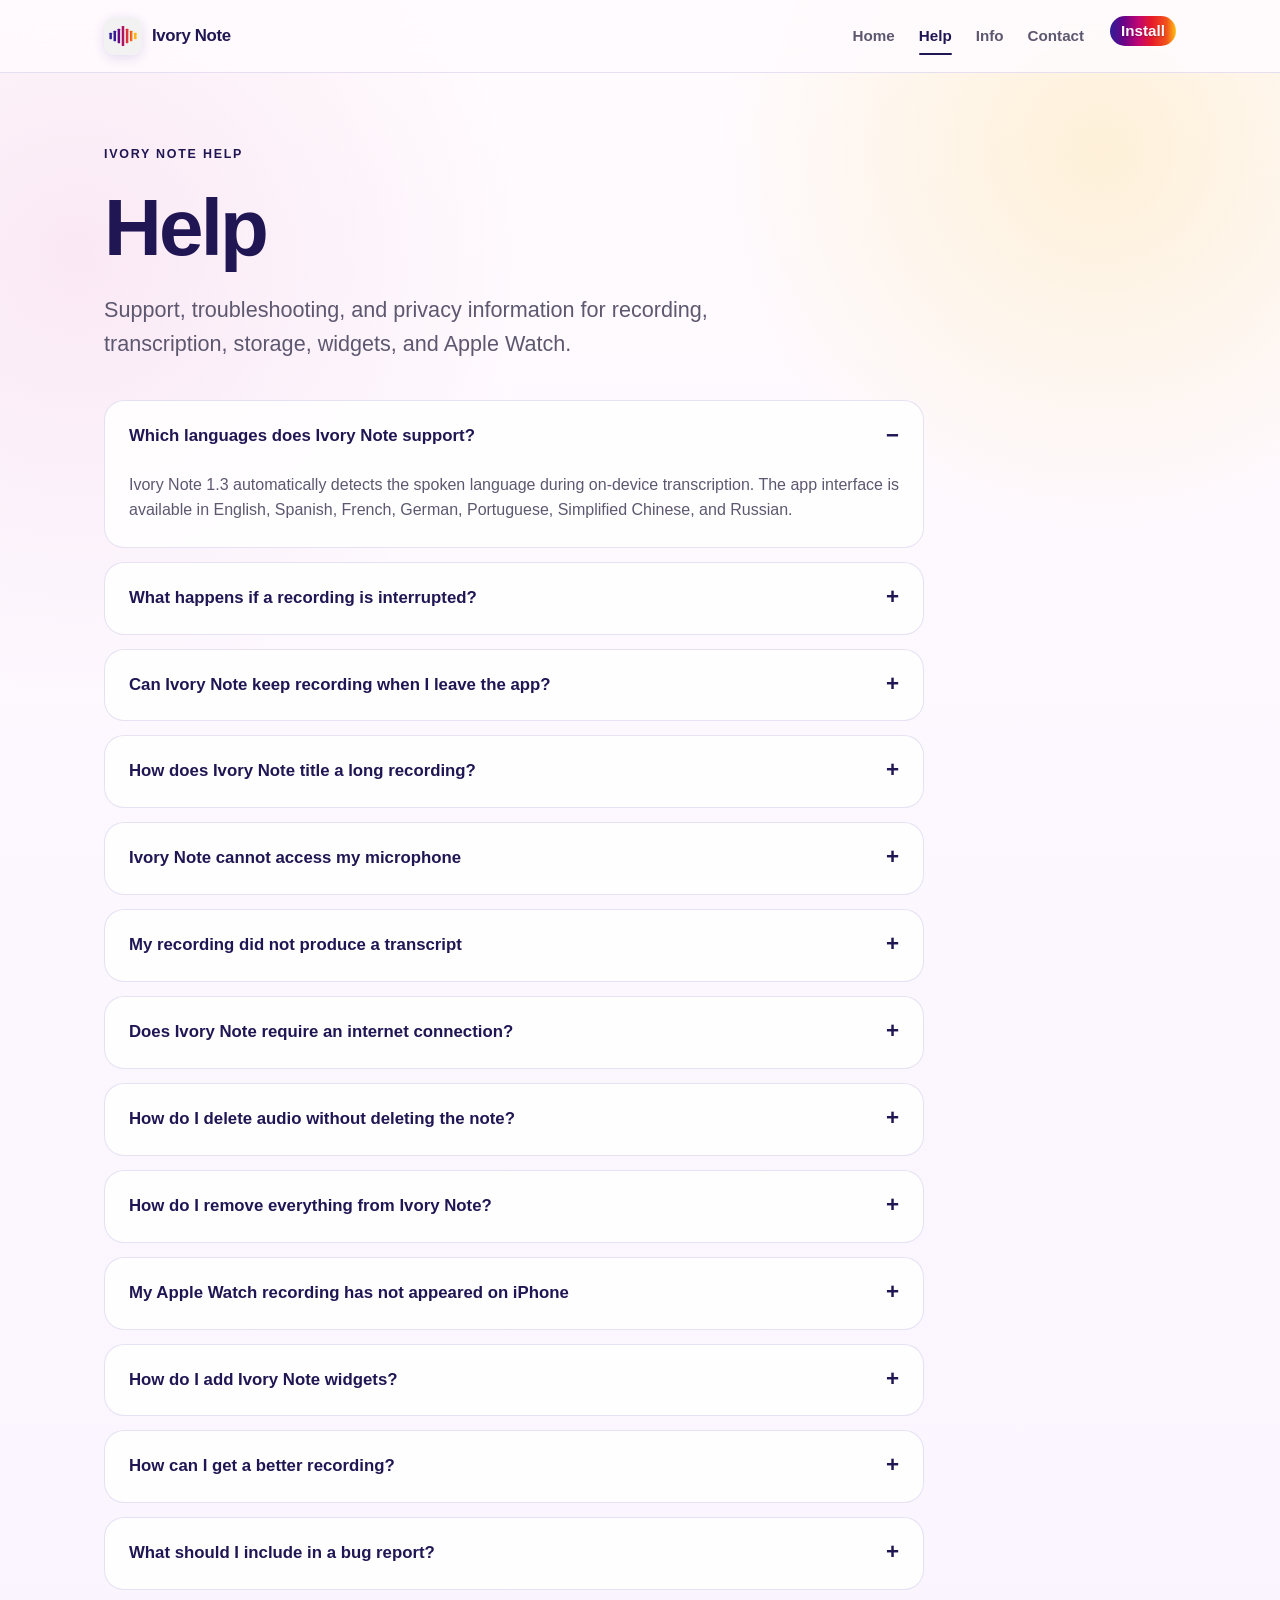
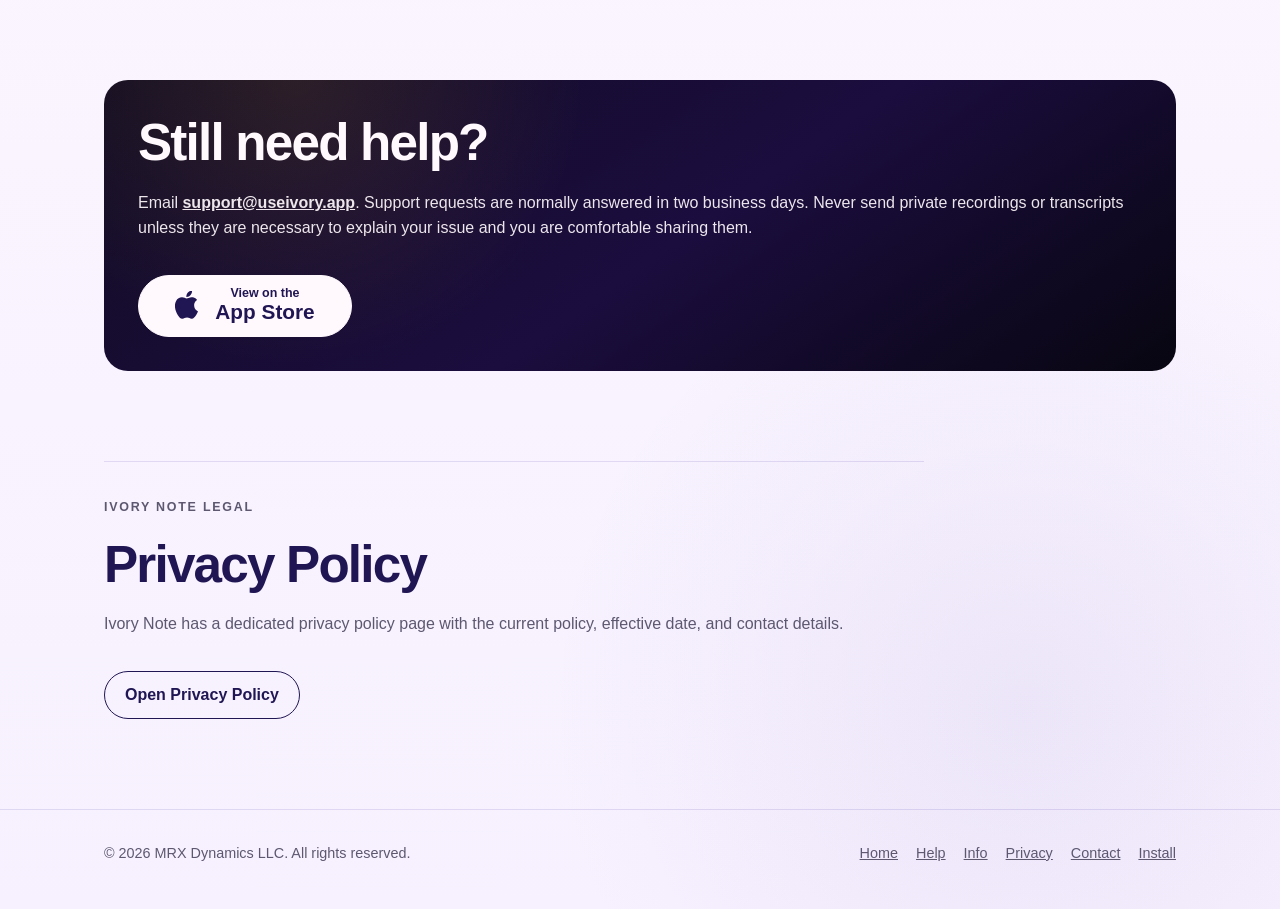
<file: Website/help.html>
<!doctype html>
<html lang="en">
<head>
    <!-- Google tag (gtag.js) -->
    <script async src="https://www.googletagmanager.com/gtag/js?id=GT-MQB8L4ZM"></script>
    <script>
        window.dataLayer = window.dataLayer || [];
        function gtag(){dataLayer.push(arguments);}
        gtag('js', new Date());

        gtag('config', 'GT-MQB8L4ZM');
    </script>
    <meta charset="utf-8">
    <meta name="viewport" content="width=device-width, initial-scale=1">
    <meta name="description" content="Support, troubleshooting, and privacy information for Ivory Note.">
    <meta name="theme-color" content="#2F3A45">
    <title>Help — Ivory Note</title>
    <link rel="canonical" href="https://useivory.app/help">
    <link rel="icon" type="image/png" sizes="48x48" href="/favicon-48.png?v=3">
    <link rel="icon" type="image/png" sizes="192x192" href="/favicon-192.png?v=3">
    <link rel="apple-touch-icon" sizes="180x180" href="/apple-touch-icon.png?v=3">
    <link rel="manifest" href="/site.webmanifest?v=3">
    <link rel="sitemap" type="application/xml" href="/sitemap.xml">
    <link rel="alternate" type="text/plain" href="/llms.txt" title="llms.txt">
    <link rel="stylesheet" href="styles.css">
</head>
<body>
    <header class="site-header">
        <nav class="nav shell" aria-label="Main navigation">
            <a class="brand" href="/">
                <img class="brand-mark" src="Ivory-1.1.svg" alt="">
                Ivory Note
            </a>
            <div class="nav-links">
                <a data-i18n="nav.home" href="/">Home</a>
                <a data-i18n="nav.help" aria-current="page" href="/help">Help</a>
                <a href="/info">Info</a>
                <a href="/info#contact">Contact</a>
                <a class="nav-install" href="https://apps.apple.com/us/app/ivory-note/id6780518969">Install</a>
            </div>
        </nav>
    </header>

    <main class="shell">
        <header class="page-header">
            <p class="eyebrow" data-i18n="support.eyebrow">Ivory Note help</p>
            <h1 data-i18n="nav.help">Help</h1>
            <p class="lede" data-i18n="support.lede">
                Support, troubleshooting, and privacy information for recording,
                transcription, storage, widgets, and Apple Watch.
            </p>
        </header>

        <section id="support" class="faq" aria-label="Frequently asked questions">
            <details open>
                <summary data-i18n="support.languages.title">Which languages does Ivory Note support?</summary>
                <p data-i18n="support.languages.body">Ivory Note 1.3 automatically detects the spoken language during on-device transcription. The app interface is available in English, Spanish, French, German, Portuguese, Simplified Chinese, and Russian.</p>
            </details>

            <details>
                <summary>What happens if a recording is interrupted?</summary>
                <p>
                    Ivory Note keeps the recording audio safe. If another app or the system
                    interrupts recording, return to Ivory Note and choose Resume Recording or
                    Save Note. If transcription cannot finish, you can still save the recovered
                    audio instead of losing the recording.
                </p>
            </details>

            <details>
                <summary>Can Ivory Note keep recording when I leave the app?</summary>
                <p>
                    Yes. An active recording continues in the background when iOS permits it.
                    Return to Ivory Note to stop and process the recording. A phone call, audio
                    route change, or system interruption may pause recording and show the
                    resume-or-save prompt.
                </p>
            </details>

            <details>
                <summary data-i18n="support.titles.title">How does Ivory Note title a long recording?</summary>
                <p data-i18n="support.titles.body">Ivory Note analyzes repeated subjects across the complete transcript and favors the dominant topic instead of the greeting or first sentence.</p>
            </details>

            <details>
                <summary>Ivory Note cannot access my microphone</summary>
                <ol>
                    <li>Open the Settings app on your iPhone.</li>
                    <li>Go to Privacy &amp; Security, then Microphone.</li>
                    <li>Enable access for Ivory Note.</li>
                    <li>Return to Ivory Note and try recording again.</li>
                </ol>
            </details>

            <details>
                <summary>My recording did not produce a transcript</summary>
                <p>
                    Make sure the recording contains clear human speech and that your
                    device has enough free storage. Keep Ivory Note open while transcription
                    completes. Very quiet audio, heavy background noise, or unsupported
                    language may produce an incomplete or empty transcript.
                </p>
            </details>

            <details>
                <summary>Does Ivory Note require an internet connection?</summary>
                <p>
                    No. Ivory Note includes its transcription model and can record, transcribe,
                    organize, and review notes without an internet connection. App Store
                    downloads and Apple system services may still require connectivity.
                </p>
            </details>

            <details>
                <summary>How do I delete audio without deleting the note?</summary>
                <p>
                    Open Ivory Note Settings and find Files by Note. Swipe left on a recording
                    and choose Delete Audio. The transcript and note will remain.
                </p>
            </details>

            <details>
                <summary>How do I remove everything from Ivory Note?</summary>
                <p>
                    Open Ivory Note Settings, go to Storage, and choose Delete All Notes &amp;
                    Audio. This action cannot be undone, so export or retain anything you
                    need before confirming.
                </p>
            </details>

            <details>
                <summary>My Apple Watch recording has not appeared on iPhone</summary>
                <p>
                    Keep the Watch near its paired iPhone, confirm Bluetooth and Wi-Fi are
                    enabled, and open Ivory Note on the iPhone. Transfers may wait until the
                    devices reconnect. Also confirm that Ivory Note is installed and available
                    in the Watch app on iPhone.
                </p>
            </details>

            <details>
                <summary>How do I add Ivory Note widgets?</summary>
                <p>
                    On the Home Screen, touch and hold an empty area, tap Edit, then Add
                    Widget and search for Ivory Note. For Lock Screen widgets, touch and hold
                    the Lock Screen, tap Customize, choose Lock Screen, and select Ivory Note
                    in the widget area.
                </p>
            </details>

            <details>
                <summary>How can I get a better recording?</summary>
                <p>
                    Place the iPhone close to the speaker, avoid covering its microphones,
                    and reduce background noise where possible. AirPods or a compatible
                    external microphone can help in larger rooms.
                </p>
            </details>

            <details>
                <summary>What should I include in a bug report?</summary>
                <p>
                    Include your iPhone or iPad model, iOS or iPadOS version, Ivory Note
                    version from Settings, what you expected, what happened, and the
                    exact steps that reproduce the problem. Attach a screenshot of any
                    error, but remove private note or recording content first.
                </p>
            </details>
        </section>

        <section class="contact-box" aria-labelledby="contact-heading">
            <h2 id="contact-heading">Still need help?</h2>
            <p>
                Email
                <a data-support-email href="mailto:support@useivory.app">support@useivory.app</a>.
                Support requests are normally answered in two business days.
                Never send private recordings or transcripts unless they are necessary
                to explain your issue and you are comfortable sharing them.
            </p>
            <div class="actions">
                <a class="button app-store-button app-store-button-light" href="https://apps.apple.com/us/app/ivory-note/id6780518969" aria-label="Download Ivory Note on the App Store">
                    <svg class="app-store-logo" viewBox="0 0 24 24" aria-hidden="true">
                        <path d="M16.42 12.36c-.03-3.05 2.49-4.51 2.6-4.58-1.42-2.08-3.64-2.37-4.42-2.4-1.88-.19-3.67 1.1-4.62 1.1-.96 0-2.44-1.07-4.01-1.04-2.06.03-3.96 1.2-5.02 3.04-2.14 3.72-.55 9.23 1.54 12.24 1.02 1.47 2.24 3.12 3.84 3.06 1.54-.06 2.12-.99 3.98-.99 1.86 0 2.38.99 4.01.96 1.65-.03 2.7-1.5 3.71-2.98 1.17-1.71 1.65-3.37 1.68-3.45-.04-.02-3.25-1.25-3.29-4.96ZM13.36 3.39c.85-1.03 1.42-2.46 1.26-3.89-1.22.05-2.7.81-3.57 1.84-.79.91-1.48 2.37-1.29 3.77 1.36.11 2.75-.69 3.6-1.72Z"/>
                    </svg>
                    <span class="app-store-copy">
                        <span class="app-store-kicker" data-app-store-kicker>Download on the</span>
                        <strong data-app-store-title>App Store</strong>
                    </span>
                </a>
            </div>
        </section>

        <section id="privacy" class="contact-note" aria-labelledby="privacy-heading">
            <p class="eyebrow">Ivory Note legal</p>
            <h2 id="privacy-heading">Privacy Policy</h2>
            <p>
                Ivory Note has a dedicated privacy policy page with the current
                policy, effective date, and contact details.
            </p>
            <div class="actions">
                <a class="button secondary" href="/privacy">Open Privacy Policy</a>
            </div>
        </section>
    </main>

    <a class="sticky-install" href="https://apps.apple.com/us/app/ivory-note/id6780518969">Install Ivory Note</a>

    <footer class="site-footer">
        <div class="footer-row shell">
            <span>© 2026 MRX Dynamics LLC. All rights reserved.</span>
            <div class="footer-links">
                <a href="/">Home</a>
                <a href="/help">Help</a>
                <a href="/info">Info</a>
                <a href="/privacy">Privacy</a>
                <a href="/info#contact">Contact</a>
                <a href="https://apps.apple.com/us/app/ivory-note/id6780518969">Install</a>
            </div>
        </div>
    </footer>
    <script src="motion.js"></script>
</body>
</html>
</file>
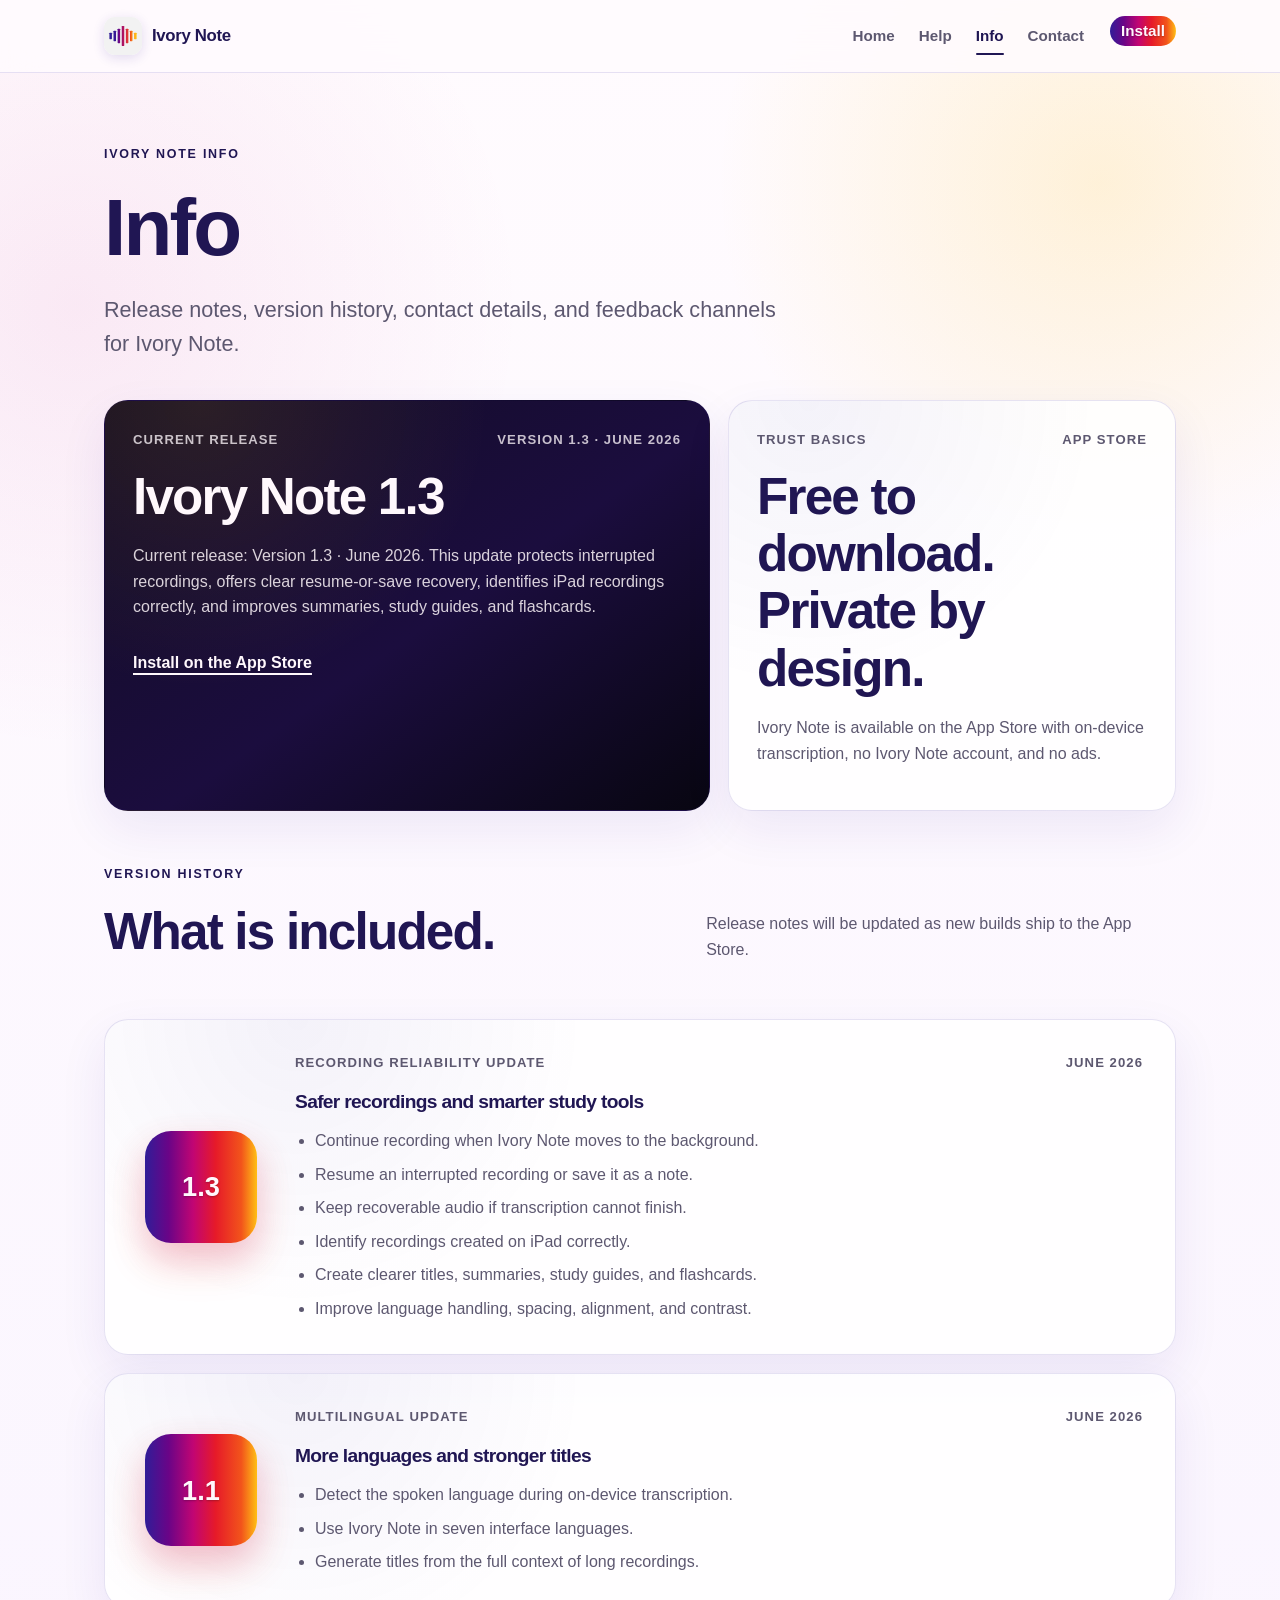
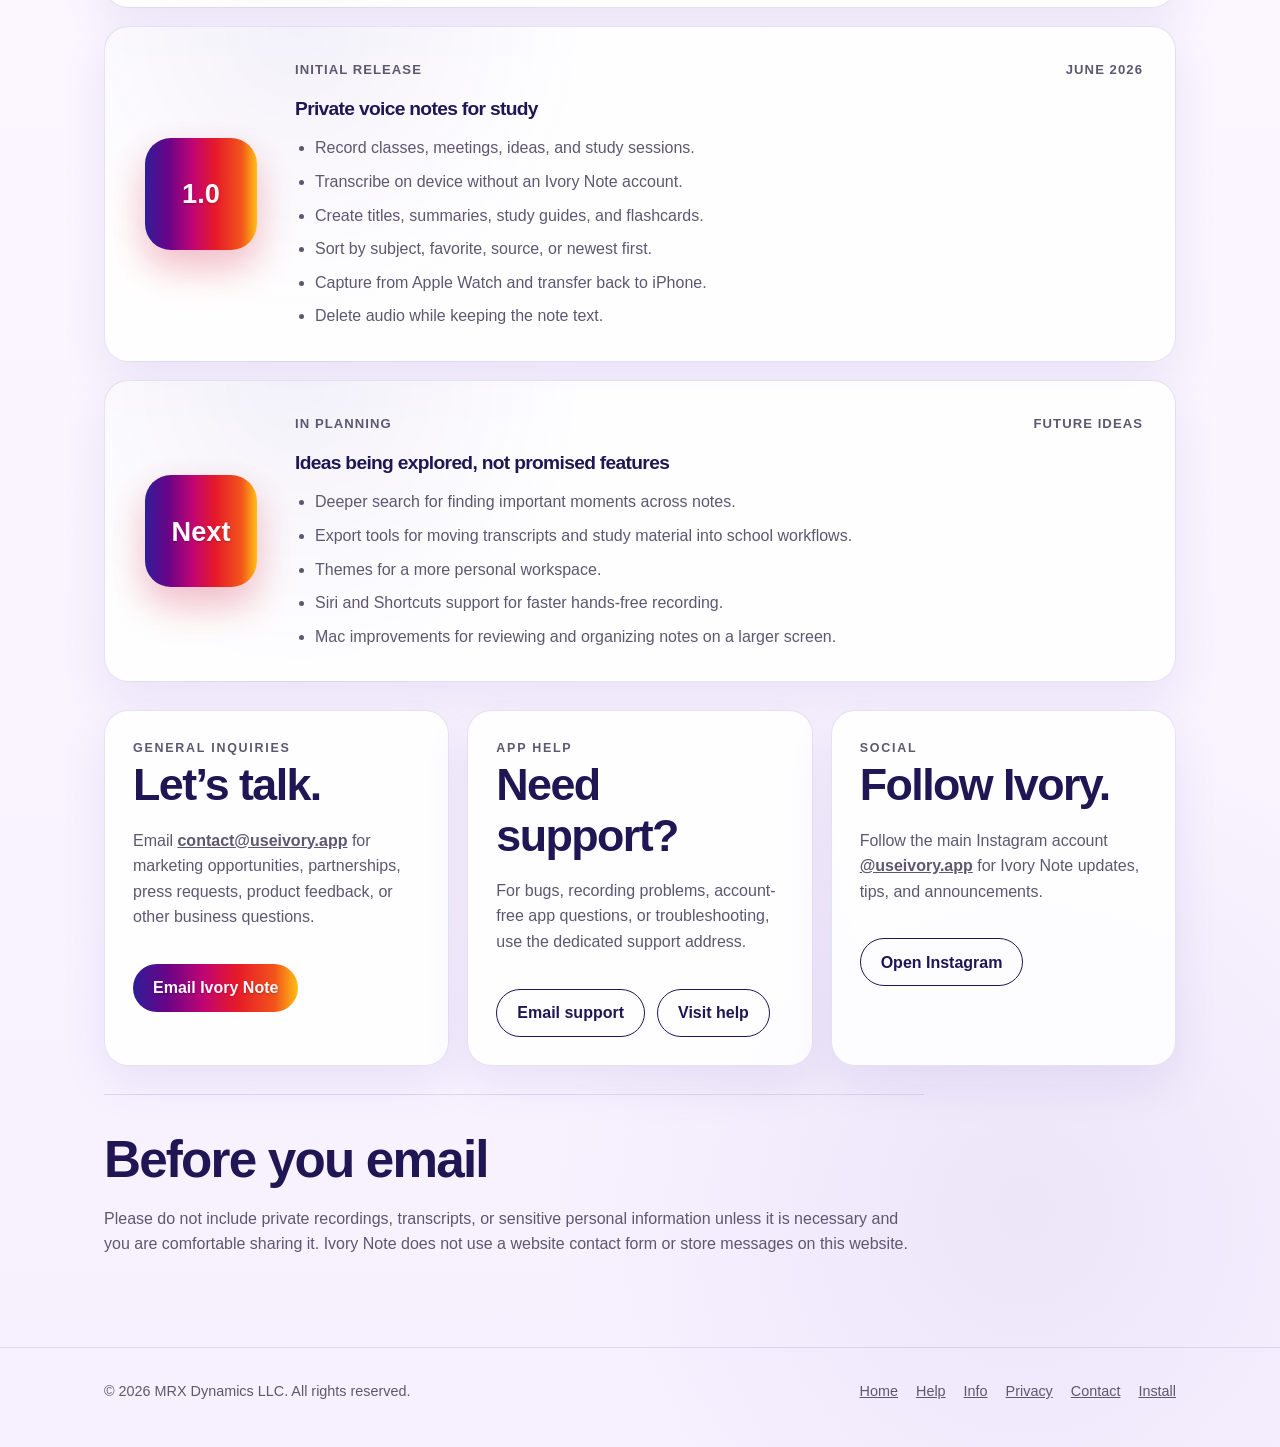
<file: Website/info.html>
<!doctype html>
<html lang="en">
<head>
    <!-- Google tag (gtag.js) -->
    <script async src="https://www.googletagmanager.com/gtag/js?id=GT-MQB8L4ZM"></script>
    <script>
        window.dataLayer = window.dataLayer || [];
        function gtag(){dataLayer.push(arguments);}
        gtag('js', new Date());

        gtag('config', 'GT-MQB8L4ZM');
    </script>
    <meta charset="utf-8">
    <meta name="viewport" content="width=device-width, initial-scale=1">
    <meta name="description" content="Release notes, app versions, contact details, and feedback information for Ivory Note.">
    <meta name="theme-color" content="#2F3A45">
    <title>Info — Ivory Note</title>
    <link rel="canonical" href="https://useivory.app/info">
    <link rel="icon" type="image/png" sizes="48x48" href="/favicon-48.png?v=3">
    <link rel="icon" type="image/png" sizes="192x192" href="/favicon-192.png?v=3">
    <link rel="apple-touch-icon" sizes="180x180" href="/apple-touch-icon.png?v=3">
    <link rel="manifest" href="/site.webmanifest?v=3">
    <link rel="sitemap" type="application/xml" href="/sitemap.xml">
    <link rel="alternate" type="text/plain" href="/llms.txt" title="llms.txt">
    <link rel="stylesheet" href="styles.css">
</head>
<body>
    <header class="site-header">
        <nav class="nav shell" aria-label="Main navigation">
            <a class="brand" href="/">
                <img class="brand-mark" src="Ivory-1.1.svg" alt="">
                Ivory Note
            </a>
            <div class="nav-links">
                <a href="/">Home</a>
                <a href="/help">Help</a>
                <a aria-current="page" href="/info">Info</a>
                <a href="/info#contact">Contact</a>
                <a class="nav-install" href="https://apps.apple.com/us/app/ivory-note/id6780518969">Install</a>
            </div>
        </nav>
    </header>

    <main class="shell">
        <header class="page-header">
            <p class="eyebrow">Ivory Note info</p>
            <h1>Info</h1>
            <p class="lede">
                Release notes, version history, contact details, and feedback
                channels for Ivory Note.
            </p>
        </header>

        <section id="versions" class="version-overview" aria-labelledby="current-version">
            <article class="version-card version-card-featured">
                <div class="version-meta">
                    <span>Current release</span>
                    <span>Version 1.3 · June 2026</span>
                </div>
                <h2 id="current-version">Ivory Note 1.3</h2>
                <p>
                    Current release: Version 1.3 · June 2026. This update protects
                    interrupted recordings, offers clear resume-or-save recovery,
                    identifies iPad recordings correctly, and improves summaries,
                    study guides, and flashcards.
                </p>
                <a class="text-link" href="https://apps.apple.com/us/app/ivory-note/id6780518969">Install on the App Store</a>
            </article>
            <article class="version-card">
                <div class="version-meta">
                    <span>Trust basics</span>
                    <span>App Store</span>
                </div>
                <h2>Free to download. Private by design.</h2>
                <p>
                    Ivory Note is available on the App Store with on-device
                    transcription, no Ivory Note account, and no ads.
                </p>
            </article>
        </section>

        <section class="version-timeline" aria-labelledby="history">
            <div class="section-heading">
                <div>
                    <p class="eyebrow">Version history</p>
                    <h2 id="history">What is included.</h2>
                </div>
                <p class="section-copy">
                    Release notes will be updated as new builds ship to the App Store.
                </p>
            </div>

            <article class="version-row">
                <div class="version-badge">1.3</div>
                <div>
                    <div class="version-meta">
                        <span>Recording reliability update</span>
                        <span>June 2026</span>
                    </div>
                    <h3>Safer recordings and smarter study tools</h3>
                    <ul>
                        <li>Continue recording when Ivory Note moves to the background.</li>
                        <li>Resume an interrupted recording or save it as a note.</li>
                        <li>Keep recoverable audio if transcription cannot finish.</li>
                        <li>Identify recordings created on iPad correctly.</li>
                        <li>Create clearer titles, summaries, study guides, and flashcards.</li>
                        <li>Improve language handling, spacing, alignment, and contrast.</li>
                    </ul>
                </div>
            </article>

            <article class="version-row">
                <div class="version-badge">1.1</div>
                <div>
                    <div class="version-meta">
                        <span>Multilingual update</span>
                        <span>June 2026</span>
                    </div>
                    <h3>More languages and stronger titles</h3>
                    <ul>
                        <li>Detect the spoken language during on-device transcription.</li>
                        <li>Use Ivory Note in seven interface languages.</li>
                        <li>Generate titles from the full context of long recordings.</li>
                    </ul>
                </div>
            </article>

            <article class="version-row">
                <div class="version-badge">1.0</div>
                <div>
                    <div class="version-meta">
                        <span>Initial release</span>
                        <span>June 2026</span>
                    </div>
                    <h3>Private voice notes for study</h3>
                    <ul>
                        <li>Record classes, meetings, ideas, and study sessions.</li>
                        <li>Transcribe on device without an Ivory Note account.</li>
                        <li>Create titles, summaries, study guides, and flashcards.</li>
                        <li>Sort by subject, favorite, source, or newest first.</li>
                        <li>Capture from Apple Watch and transfer back to iPhone.</li>
                        <li>Delete audio while keeping the note text.</li>
                    </ul>
                </div>
            </article>

            <article class="version-row">
                <div class="version-badge">Next</div>
                <div>
                    <div class="version-meta">
                        <span>In planning</span>
                        <span>Future ideas</span>
                    </div>
                    <h3>Ideas being explored, not promised features</h3>
                    <ul>
                        <li>Deeper search for finding important moments across notes.</li>
                        <li>Export tools for moving transcripts and study material into school workflows.</li>
                        <li>Themes for a more personal workspace.</li>
                        <li>Siri and Shortcuts support for faster hands-free recording.</li>
                        <li>Mac improvements for reviewing and organizing notes on a larger screen.</li>
                    </ul>
                </div>
            </article>
        </section>

        <section id="contact" class="contact-grid" aria-label="Contact options">
            <article class="card contact-card">
                <p class="eyebrow">General inquiries</p>
                <h2>Let’s talk.</h2>
                <p>
                    Email
                    <a class="email-link" href="mailto:contact@useivory.app">contact@useivory.app</a>
                    for marketing opportunities, partnerships, press requests,
                    product feedback, or other business questions.
                </p>
                <div class="actions">
                    <a class="button primary" href="mailto:contact@useivory.app?subject=Ivory%20Notes%20Inquiry">
                        Email Ivory Note
                    </a>
                </div>
            </article>

            <article class="card contact-card">
                <p class="eyebrow">App help</p>
                <h2>Need support?</h2>
                <p>
                    For bugs, recording problems, account-free app questions, or
                    troubleshooting, use the dedicated support address.
                </p>
                <div class="actions">
                    <a class="button secondary" href="mailto:support@useivory.app">Email support</a>
                    <a class="button secondary" href="/help">Visit help</a>
                </div>
            </article>

            <article class="card contact-card">
                <p class="eyebrow">Social</p>
                <h2>Follow Ivory.</h2>
                <p>
                    Follow the main Instagram account
                    <a class="social-link" href="https://www.instagram.com/useivory.app/" rel="me noopener">@useivory.app</a>
                    for Ivory Note updates, tips, and announcements.
                </p>
                <div class="actions">
                    <a class="button secondary" href="https://www.instagram.com/useivory.app/" rel="me noopener">
                        Open Instagram
                    </a>
                </div>
            </article>
        </section>

        <section class="contact-note" aria-labelledby="privacy-note">
            <h2 id="privacy-note">Before you email</h2>
            <p>
                Please do not include private recordings, transcripts, or sensitive
                personal information unless it is necessary and you are comfortable
                sharing it. Ivory Note does not use a website contact form or store messages
                on this website.
            </p>
        </section>
    </main>

    <a class="sticky-install" href="https://apps.apple.com/us/app/ivory-note/id6780518969">Install Ivory Note</a>

    <footer class="site-footer">
        <div class="footer-row shell">
            <span>© 2026 MRX Dynamics LLC. All rights reserved.</span>
            <div class="footer-links">
                <a href="/">Home</a>
                <a href="/help">Help</a>
                <a href="/info">Info</a>
                <a href="/privacy">Privacy</a>
                <a href="/info#contact">Contact</a>
                <a href="https://apps.apple.com/us/app/ivory-note/id6780518969">Install</a>
            </div>
        </div>
    </footer>
    <script src="motion.js"></script>
</body>
</html>
</file>
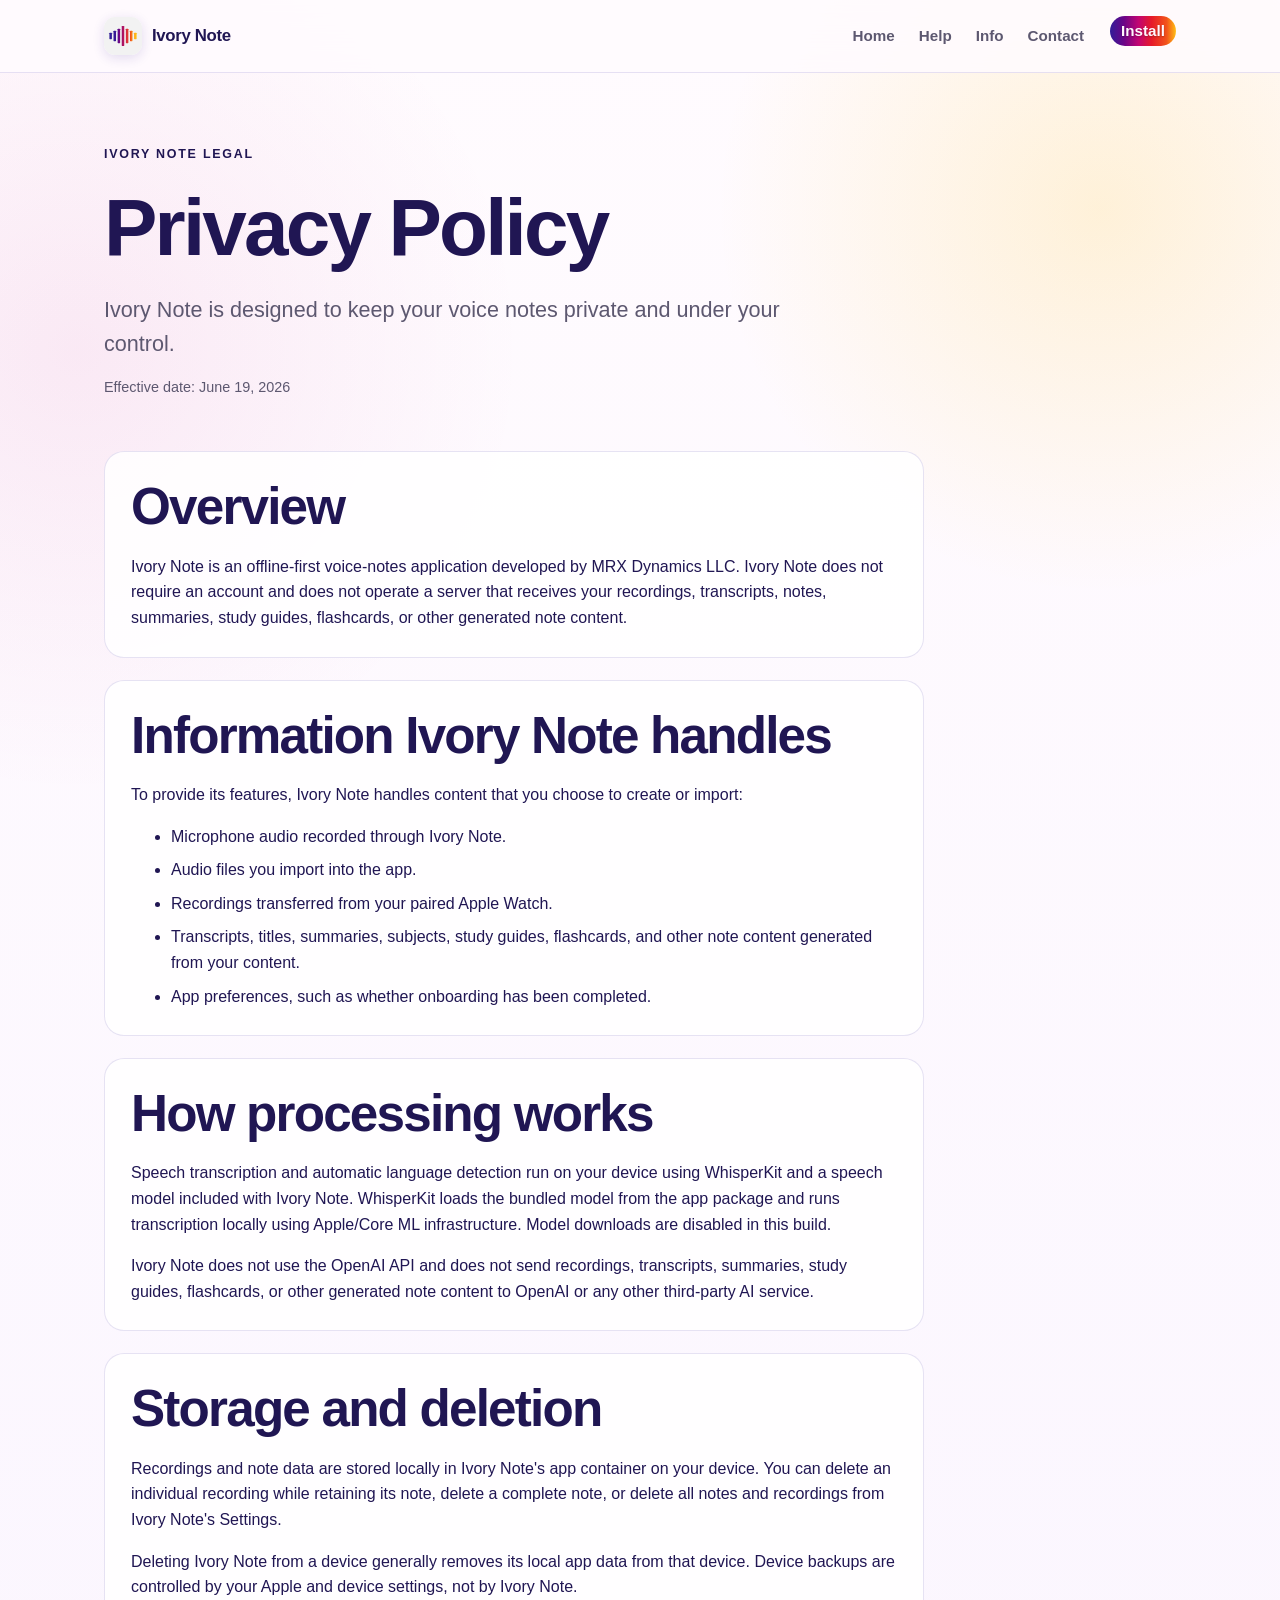
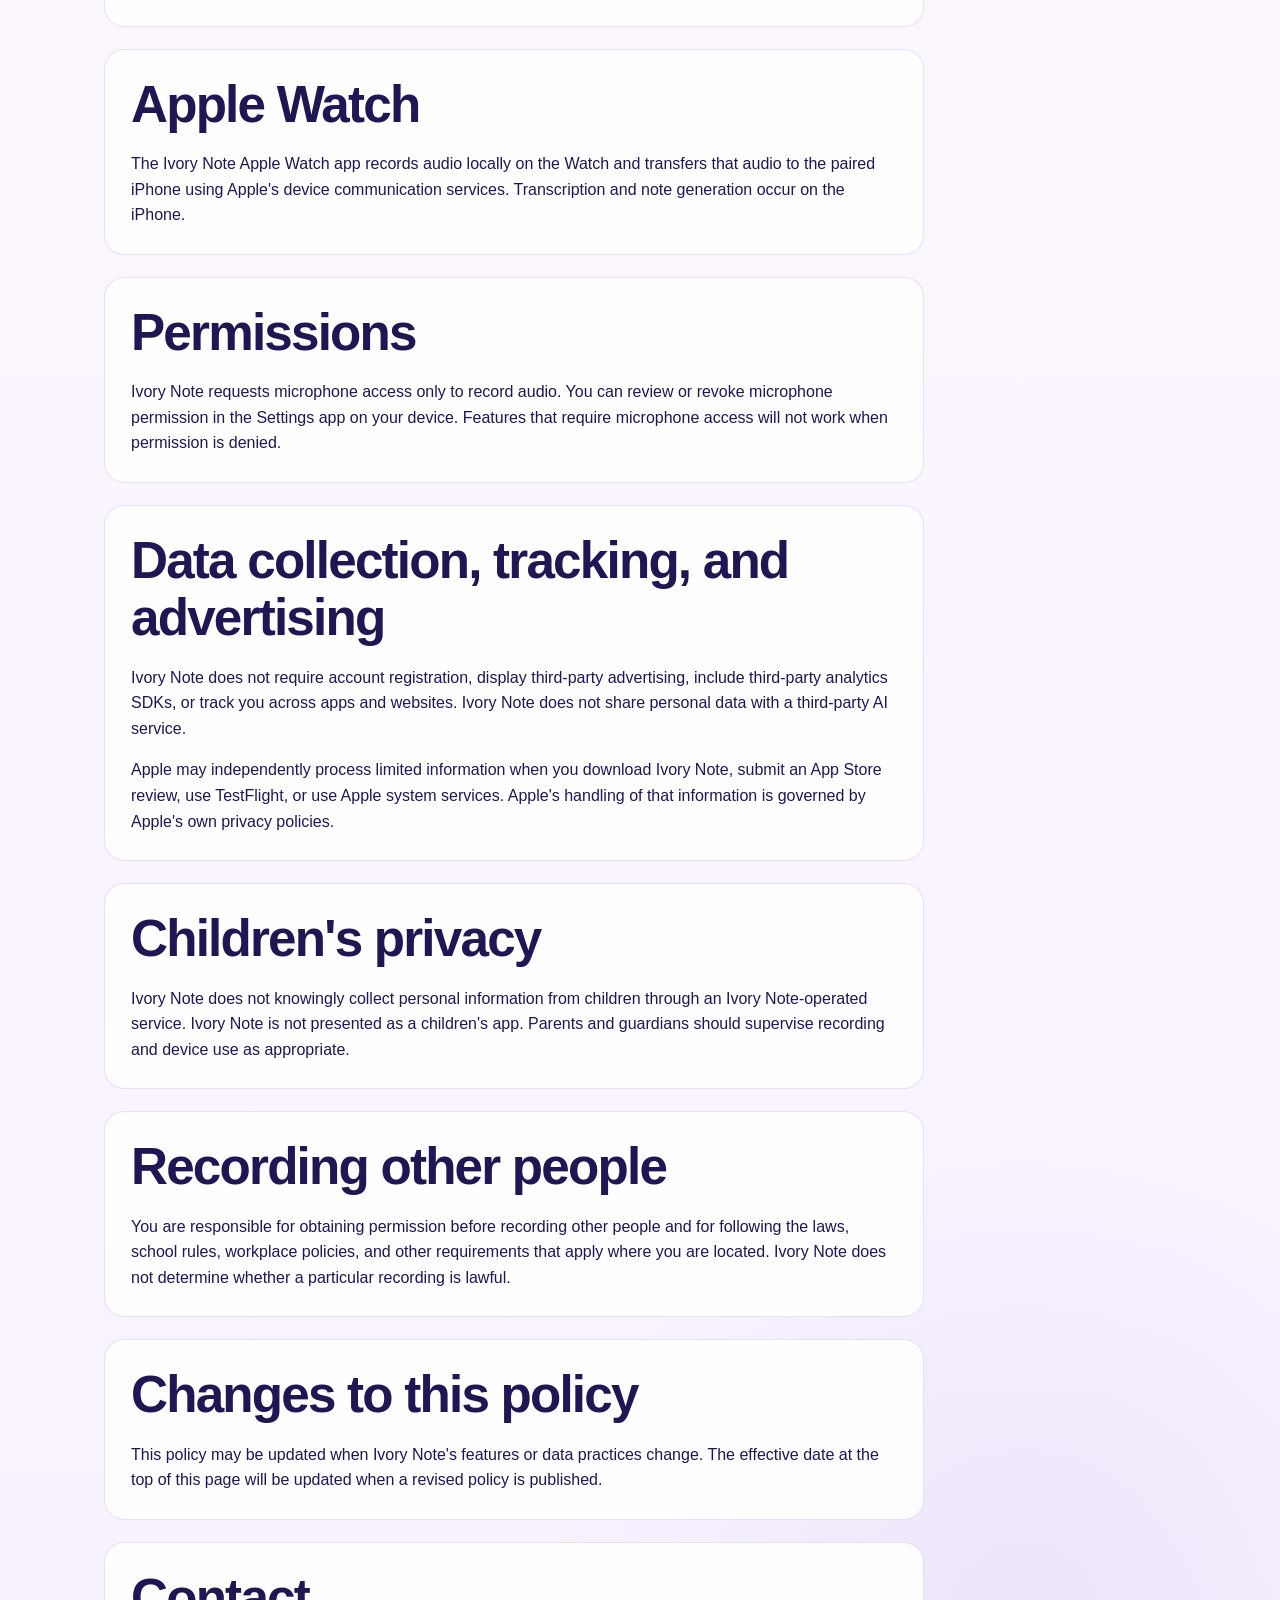
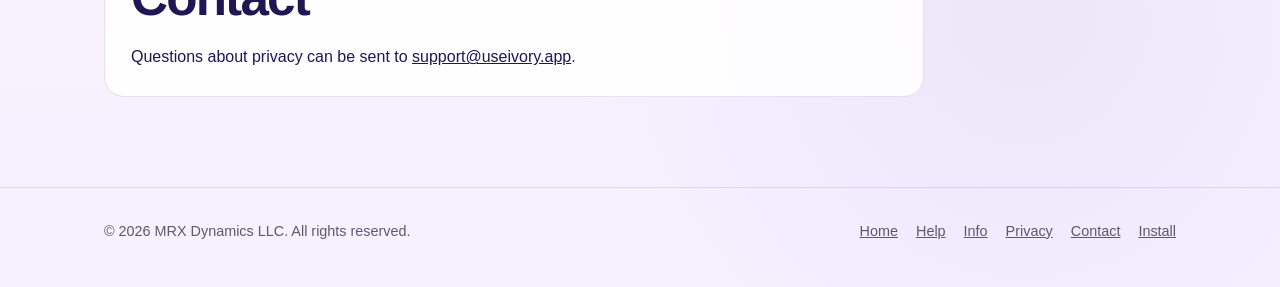
<file: Website/privacy.html>
<!doctype html>
<html lang="en">
<head>
    <!-- Google tag (gtag.js) -->
    <script async src="https://www.googletagmanager.com/gtag/js?id=GT-MQB8L4ZM"></script>
    <script>
        window.dataLayer = window.dataLayer || [];
        function gtag(){dataLayer.push(arguments);}
        gtag('js', new Date());

        gtag('config', 'GT-MQB8L4ZM');
    </script>
    <meta charset="utf-8">
    <meta name="viewport" content="width=device-width, initial-scale=1">
    <meta name="description" content="Privacy Policy for Ivory Note, a private on-device voice-notes app with no account, no ads, and local recording storage.">
    <meta name="theme-color" content="#2F3A45">
    <title>Privacy Policy — Ivory Note</title>
    <link rel="canonical" href="https://useivory.app/privacy">
    <link rel="icon" type="image/png" sizes="48x48" href="/favicon-48.png?v=3">
    <link rel="icon" type="image/png" sizes="192x192" href="/favicon-192.png?v=3">
    <link rel="apple-touch-icon" sizes="180x180" href="/apple-touch-icon.png?v=3">
    <link rel="manifest" href="/site.webmanifest?v=3">
    <link rel="sitemap" type="application/xml" href="/sitemap.xml">
    <link rel="alternate" type="text/plain" href="/llms.txt" title="llms.txt">
    <link rel="stylesheet" href="styles.css">
</head>
<body>
    <header class="site-header">
        <nav class="nav shell" aria-label="Main navigation">
            <a class="brand" href="/">
                <img class="brand-mark" src="Ivory-1.1.svg" alt="">
                Ivory Note
            </a>
            <div class="nav-links">
                <a data-i18n="nav.home" href="/">Home</a>
                <a data-i18n="nav.help" href="/help">Help</a>
                <a href="/info">Info</a>
                <a href="/info#contact">Contact</a>
                <a class="nav-install" href="https://apps.apple.com/us/app/ivory-note/id6780518969">Install</a>
            </div>
        </nav>
    </header>

    <main class="shell">
        <header class="page-header">
            <p class="eyebrow" data-i18n="privacy.eyebrow">Ivory Note legal</p>
            <h1 data-i18n="privacy.title">Privacy Policy</h1>
            <p class="lede" data-i18n="privacy.lede">Ivory Note is designed to keep your voice notes private and under your control.</p>
            <p class="meta" data-i18n="privacy.date">Effective date: June 19, 2026</p>
        </header>

        <article class="document">
            <section>
                <h2>Overview</h2>
                <p>
                    Ivory Note is an offline-first voice-notes application developed by
                    MRX Dynamics LLC. Ivory Note does not require an account and does not
                    operate a server that receives your recordings, transcripts, notes,
                    summaries, study guides, flashcards, or other generated note content.
                </p>
            </section>

            <section>
                <h2>Information Ivory Note handles</h2>
                <p>To provide its features, Ivory Note handles content that you choose to create or import:</p>
                <ul>
                    <li>Microphone audio recorded through Ivory Note.</li>
                    <li>Audio files you import into the app.</li>
                    <li>Recordings transferred from your paired Apple Watch.</li>
                    <li>Transcripts, titles, summaries, subjects, study guides, flashcards, and other note content generated from your content.</li>
                    <li>App preferences, such as whether onboarding has been completed.</li>
                </ul>
            </section>

            <section>
                <h2>How processing works</h2>
                <p>
                    Speech transcription and automatic language detection run on your device using WhisperKit and a speech
                    model included with Ivory Note. WhisperKit loads the bundled model from
                    the app package and runs transcription locally using Apple/Core ML
                    infrastructure. Model downloads are disabled in this build.
                </p>
                <p>
                    Ivory Note does not use the OpenAI API and does not send recordings,
                    transcripts, summaries, study guides, flashcards, or other generated
                    note content to OpenAI or any other third-party AI service.
                </p>
            </section>

            <section>
                <h2>Storage and deletion</h2>
                <p>
                    Recordings and note data are stored locally in Ivory Note's app container
                    on your device. You can delete an individual recording while retaining
                    its note, delete a complete note, or delete all notes and recordings
                    from Ivory Note's Settings.
                </p>
                <p>
                    Deleting Ivory Note from a device generally removes its local app data from
                    that device. Device backups are controlled by your Apple and device
                    settings, not by Ivory Note.
                </p>
            </section>

            <section>
                <h2>Apple Watch</h2>
                <p>
                    The Ivory Note Apple Watch app records audio locally on the Watch and
                    transfers that audio to the paired iPhone using Apple's device
                    communication services. Transcription and note generation occur on
                    the iPhone.
                </p>
            </section>

            <section>
                <h2>Permissions</h2>
                <p>
                    Ivory Note requests microphone access only to record audio. You can review
                    or revoke microphone permission in the Settings app on your device.
                    Features that require microphone access will not work when permission
                    is denied.
                </p>
            </section>

            <section>
                <h2>Data collection, tracking, and advertising</h2>
                <p>
                    Ivory Note does not require account registration, display third-party
                    advertising, include third-party analytics SDKs, or track you across apps
                    and websites. Ivory Note does not share personal data with a third-party
                    AI service.
                </p>
                <p>
                    Apple may independently process limited information when you download
                    Ivory Note, submit an App Store review, use TestFlight, or use Apple system
                    services. Apple's handling of that information is governed by Apple's
                    own privacy policies.
                </p>
            </section>

            <section>
                <h2>Children's privacy</h2>
                <p>
                    Ivory Note does not knowingly collect personal information from children
                    through an Ivory Note-operated service. Ivory Note is not presented as a
                    children's app. Parents and guardians should supervise recording and
                    device use as appropriate.
                </p>
            </section>

            <section class="notice">
                <h2>Recording other people</h2>
                <p>
                    You are responsible for obtaining permission before recording other
                    people and for following the laws, school rules, workplace policies,
                    and other requirements that apply where you are located. Ivory Note does
                    not determine whether a particular recording is lawful.
                </p>
            </section>

            <section>
                <h2>Changes to this policy</h2>
                <p>
                    This policy may be updated when Ivory Note's features or data practices
                    change. The effective date at the top of this page will be updated
                    when a revised policy is published.
                </p>
            </section>

            <section>
                <h2>Contact</h2>
                <p>
                    Questions about privacy can be sent to
                    <a data-support-email href="mailto:support@useivory.app">support@useivory.app</a>.
                </p>
            </section>
        </article>
    </main>

    <a class="sticky-install" href="https://apps.apple.com/us/app/ivory-note/id6780518969">Install Ivory Note</a>

    <footer class="site-footer">
        <div class="footer-row shell">
            <span>© 2026 MRX Dynamics LLC. All rights reserved.</span>
            <div class="footer-links">
                <a href="/">Home</a>
                <a href="/help">Help</a>
                <a href="/info">Info</a>
                <a href="/privacy">Privacy</a>
                <a href="/info#contact">Contact</a>
                <a href="https://apps.apple.com/us/app/ivory-note/id6780518969">Install</a>
            </div>
        </div>
    </footer>
    <script src="motion.js"></script>
</body>
</html>
</file>
<file: Website/styles.css>
:root {
    color-scheme: light dark;
    --sunrise-indigo: #301d98;
    --sunrise-violet: #6a0487;
    --sunrise-magenta: #c10573;
    --sunrise-red: #e61a29;
    --sunrise-orange: #f2541b;
    --sunrise-gold: #ffbf15;
    --indigo-rgb: 48, 29, 152;
    --violet-rgb: 106, 4, 135;
    --magenta-rgb: 193, 5, 115;
    --red-rgb: 230, 26, 41;
    --orange-rgb: 242, 84, 27;
    --gold-rgb: 255, 191, 21;
    --ink: #201653;
    --ink-soft: #5d5870;
    --paper: #fffbfe;
    --paper-deep: #f7f1ff;
    --line: rgba(var(--indigo-rgb), 0.12);
    --card: rgba(255, 255, 255, 0.84);
    --shadow: 0 18px 48px rgba(var(--indigo-rgb), 0.08);
    --shadow-lift: 0 26px 68px rgba(var(--magenta-rgb), 0.13);
    --action-gradient: linear-gradient(90deg, var(--sunrise-indigo) 0%, var(--sunrise-violet) 21%, var(--sunrise-magenta) 43%, var(--sunrise-red) 63%, var(--sunrise-orange) 86%, var(--sunrise-gold) 100%);
    --action-gradient-hover: linear-gradient(90deg, var(--sunrise-indigo) 0%, var(--sunrise-violet) 19%, var(--sunrise-magenta) 41%, var(--sunrise-red) 61%, var(--sunrise-orange) 84%, var(--sunrise-gold) 100%);
    --action-text-shadow: 0 1px 2px rgba(9, 7, 18, 0.26);
    --sunrise-ribbon: linear-gradient(90deg, var(--sunrise-indigo), var(--sunrise-violet), var(--sunrise-magenta), var(--sunrise-red), var(--sunrise-orange), var(--sunrise-gold));
    --deep-panel: linear-gradient(145deg, #120c24, #1b0d3e 54%, #080611);
    --motion: 420ms cubic-bezier(0.2, 0.8, 0.2, 1);
    --radius: 24px;
}

* {
    box-sizing: border-box;
}

html {
    scroll-behavior: smooth;
}

body {
    margin: 0;
    background:
        radial-gradient(circle at 86% 6%, rgba(var(--gold-rgb), 0.16), transparent 24rem),
        radial-gradient(circle at 6% 10%, rgba(var(--magenta-rgb), 0.07), transparent 28rem),
        radial-gradient(circle at 80% 92%, rgba(var(--indigo-rgb), 0.06), transparent 30rem),
        linear-gradient(180deg, var(--paper), var(--paper-deep));
    color: var(--ink);
    font-family: -apple-system, BlinkMacSystemFont, "SF Pro Text", "Helvetica Neue", sans-serif;
    line-height: 1.6;
    min-height: 100vh;
    overflow-x: hidden;
}

a {
    color: inherit;
}

.shell {
    margin: 0 auto;
    max-width: 1120px;
    padding: 0 24px;
}

.site-header {
    backdrop-filter: blur(18px);
    background: rgba(255, 251, 254, 0.86);
    border-bottom: 1px solid var(--line);
    position: sticky;
    top: 0;
    transition: background-color var(--motion), border-color var(--motion);
    z-index: 10;
}

.nav {
    align-items: center;
    display: flex;
    justify-content: space-between;
    min-height: 72px;
}

.brand {
    align-items: center;
    display: inline-flex;
    font-size: 1.05rem;
    font-weight: 750;
    gap: 10px;
    letter-spacing: -0.02em;
    text-decoration: none;
    transition: opacity var(--motion), transform var(--motion);
}

.brand:hover {
    opacity: 0.82;
    transform: translateY(-1px);
}

.brand-mark {
    border-radius: 11px;
    display: block;
    height: 38px;
    object-fit: cover;
    box-shadow: 0 3px 12px rgba(var(--indigo-rgb), 0.14);
    transition: box-shadow var(--motion), transform var(--motion);
    width: 38px;
}

.brand:hover .brand-mark {
    box-shadow: 0 8px 24px rgba(var(--magenta-rgb), 0.18);
    transform: scale(1.04);
}

.nav-links {
    align-items: center;
    display: flex;
    gap: 24px;
}

[data-language-picker] {
    appearance: none;
    background: var(--card);
    border: 1px solid var(--line);
    border-radius: 8px;
    color: var(--ink);
    cursor: pointer;
    flex: 0 0 auto;
    font: inherit;
    font-size: 0.86rem;
    font-weight: 650;
    max-width: 126px;
    padding: 7px 9px;
}

.nav-links a {
    color: var(--ink-soft);
    font-size: 0.95rem;
    font-weight: 600;
    position: relative;
    text-decoration: none;
    transition: color var(--motion);
}

.nav-links a:hover,
.nav-links a[aria-current="page"] {
    color: var(--ink);
}

.nav-links a::after {
    background: currentColor;
    border-radius: 999px;
    bottom: -7px;
    content: "";
    height: 2px;
    left: 0;
    opacity: 0;
    position: absolute;
    transform: scaleX(0.62);
    transform-origin: center;
    transition: opacity var(--motion), transform var(--motion);
    width: 100%;
}

.nav-links a:hover::after,
.nav-links a[aria-current="page"]::after {
    opacity: 1;
    transform: scaleX(1);
}

.nav-links .nav-install {
    align-items: center;
    background: var(--action-gradient);
    background-clip: padding-box;
    background-position: center;
    background-repeat: no-repeat;
    background-size: 100% 100%;
    border-radius: 999px;
    color: #fff8fc;
    display: inline-flex;
    line-height: 1;
    margin-left: 2px;
    min-height: 30px;
    padding: 5px 11px;
    text-shadow: var(--action-text-shadow);
    transform: translateY(-5px);
    transition:
        background-color var(--motion),
        box-shadow var(--motion),
        color var(--motion),
        transform var(--motion);
}

.nav-links .nav-install:hover {
    background: var(--action-gradient-hover);
    box-shadow:
        0 8px 20px rgba(var(--magenta-rgb), 0.18),
        0 12px 26px rgba(var(--orange-rgb), 0.16);
    color: #fff8fc;
    transform: translateY(-6px);
}

.nav-links .nav-install::after {
    display: none;
}

.hero {
    padding: 104px 0 80px;
}

.eyebrow {
    font-size: 0.78rem;
    font-weight: 750;
    letter-spacing: 0.14em;
    margin: 0 0 18px;
    text-transform: uppercase;
}

h1,
h2,
h3 {
    letter-spacing: -0.035em;
    line-height: 1.12;
}

h1 {
    font-size: clamp(3.1rem, 8vw, 6.6rem);
    margin: 0;
    max-width: 900px;
}

h2 {
    font-size: clamp(2rem, 4vw, 3.2rem);
    margin: 0 0 18px;
}

h3 {
    font-size: 1.2rem;
    margin: 0 0 8px;
}

.lede {
    color: var(--ink-soft);
    font-size: clamp(1.1rem, 2.2vw, 1.35rem);
    margin: 28px 0 0;
    max-width: 700px;
}

.actions {
    display: flex;
    flex-wrap: wrap;
    gap: 12px;
    margin-top: 34px;
}

.hero-contact {
    align-items: center;
    color: var(--ink-soft);
    display: inline-flex;
    flex-wrap: wrap;
    font-size: 1rem;
    gap: 8px 10px;
    margin-top: 24px;
    max-width: 100%;
    text-decoration: none;
    transition: color var(--motion), transform var(--motion);
}

.hero-contact:hover {
    color: var(--ink);
    transform: translateY(-2px);
}

.hero-contact::before {
    background: currentColor;
    border-radius: 999px;
    content: "";
    height: 8px;
    opacity: 0.7;
    width: 8px;
}

.hero-contact span {
    font-weight: 700;
}

.hero-contact strong {
    color: var(--ink);
    font-size: 1.05rem;
    font-weight: 850;
    letter-spacing: 0;
}

.button {
    align-items: center;
    border: 1px solid var(--ink);
    border-radius: 999px;
    display: inline-flex;
    font-weight: 700;
    justify-content: center;
    line-height: 1.1;
    min-height: 48px;
    padding: 12px 20px;
    text-align: center;
    text-decoration: none;
    transition:
        background-color var(--motion),
        border-color var(--motion),
        box-shadow var(--motion),
        color var(--motion),
        transform var(--motion);
}

.button:hover {
    box-shadow:
        0 12px 30px rgba(var(--magenta-rgb), 0.14),
        0 16px 34px rgba(var(--orange-rgb), 0.12);
    transform: translateY(-2px);
}

.button:active {
    transform: translateY(0) scale(0.98);
}

.button.primary {
    background: var(--action-gradient);
    background-clip: border-box;
    background-position: center;
    background-repeat: no-repeat;
    background-size: 100% 100%;
    border: 0;
    color: #fff8fc;
    text-shadow: var(--action-text-shadow);
}

.button.primary:hover {
    box-shadow:
        0 14px 32px rgba(var(--magenta-rgb), 0.18),
        0 18px 42px rgba(var(--orange-rgb), 0.14);
}

.button.secondary {
    background: transparent;
}

.app-store-button {
    align-items: center;
    background: #090712;
    border-color: #090712;
    color: #fff;
    display: inline-flex;
    gap: 12px;
    justify-content: center;
    line-height: 1.08;
    min-height: 62px;
    min-width: 214px;
    padding: 10px 22px 11px;
}

.app-store-logo {
    display: block;
    fill: currentColor;
    flex: 0 0 auto;
    height: 28px;
    width: 28px;
}

.app-store-copy {
    display: flex;
    flex-direction: column;
    gap: 1px;
    min-width: 0;
}

.app-store-button .app-store-kicker {
    font-size: 0.78rem;
    font-weight: 650;
}

.app-store-button strong {
    font-size: 1.3rem;
    font-weight: 850;
    letter-spacing: 0;
    white-space: nowrap;
}

.app-store-button:hover {
    background: #170f2f;
    color: #fff;
}

.launch-badges {
    align-items: center;
    display: flex;
    flex-wrap: wrap;
    gap: 12px;
    margin-top: 22px;
}

.launch-badge {
    display: inline-flex;
    text-decoration: none;
    transition: opacity var(--motion), transform var(--motion);
}

.launch-badge:hover {
    opacity: 0.9;
    transform: translateY(-2px);
}

.launch-badge img {
    display: block;
    height: auto;
    max-width: 100%;
}

.product-hunt-badge {
    max-width: 250px;
}

.startup-badge {
    max-width: 212px;
}

.student-section {
    padding-top: 0;
}

.student-grid {
    display: grid;
    gap: 14px;
    grid-template-columns: repeat(4, minmax(0, 1fr));
}

.student-card {
    background:
        radial-gradient(circle at 20% 0%, rgba(var(--magenta-rgb), 0.055), transparent 16rem),
        var(--card);
    border: 1px solid var(--line);
    border-radius: 22px;
    box-shadow: var(--shadow);
    min-height: 190px;
    padding: 22px;
    transition:
        border-color var(--motion),
        box-shadow var(--motion),
        transform var(--motion);
}

.student-card p {
    color: var(--ink-soft);
    margin: 0;
}

.platforms-section {
    padding-top: 8px;
}

.platform-grid {
    display: grid;
    gap: 14px;
    grid-template-columns: repeat(4, minmax(0, 1fr));
}

.platform-card {
    background:
        radial-gradient(circle at 22% 0%, rgba(var(--indigo-rgb), 0.06), transparent 14rem),
        var(--card);
    border: 1px solid var(--line);
    border-radius: 22px;
    box-shadow: var(--shadow);
    min-height: 186px;
    padding: 20px;
    transition:
        border-color var(--motion),
        box-shadow var(--motion),
        transform var(--motion);
}

.platform-card:hover {
    border-color: rgba(var(--magenta-rgb), 0.22);
    box-shadow: var(--shadow-lift);
    transform: translateY(-4px);
}

.platform-icon {
    align-items: center;
    background: var(--action-gradient);
    background-clip: padding-box;
    background-position: center;
    background-repeat: no-repeat;
    background-size: 100% 100%;
    border-radius: 999px;
    color: #fff8fc;
    display: inline-flex;
    font-size: 0.74rem;
    font-weight: 850;
    height: 34px;
    justify-content: center;
    letter-spacing: 0;
    margin-bottom: 18px;
    min-width: 34px;
    padding: 0 10px;
    text-shadow: var(--action-text-shadow);
}

.platform-card p {
    color: var(--ink-soft);
    font-size: 0.95rem;
    margin: 0;
}

.grid {
    display: grid;
    gap: 18px;
    grid-template-columns: repeat(3, 1fr);
}

.card {
    background: var(--card);
    border: 1px solid var(--line);
    border-radius: var(--radius);
    box-shadow: var(--shadow);
    padding: 28px;
    transition:
        border-color var(--motion),
        box-shadow var(--motion),
        transform var(--motion);
}

.card:hover,
.step-card:hover,
.screen-card:hover,
.student-card:hover,
.platform-card:hover,
.document section:hover,
.faq details:hover,
.version-card:hover,
.version-row:hover {
    border-color: rgba(var(--magenta-rgb), 0.22);
    box-shadow: var(--shadow-lift);
    transform: translateY(-4px);
}

.card p {
    color: var(--ink-soft);
    margin-bottom: 0;
}

.section {
    padding: 36px 0 76px;
}

.section-copy {
    color: var(--ink-soft);
    max-width: 720px;
}

.section-heading {
    align-items: end;
    display: grid;
    gap: 28px;
    grid-template-columns: minmax(0, 1.1fr) minmax(280px, 0.9fr);
    margin-bottom: 22px;
}

.screenshots-section {
    background:
        radial-gradient(circle at 14% 8%, rgba(var(--gold-rgb), 0.10), transparent 20rem),
        radial-gradient(circle at 88% 16%, rgba(var(--magenta-rgb), 0.16), transparent 24rem),
        linear-gradient(180deg, rgba(18, 12, 36, 0.99), rgba(8, 6, 17, 0.98));
    color: #fff8fc;
    margin: 0 0 40px;
    overflow: hidden;
    padding: 72px 0 84px;
}

.screenshots-section .eyebrow,
.screenshots-section h2 {
    color: #fff8fc;
}

.screenshots-section .section-copy {
    color: rgba(255, 248, 252, 0.82);
}

.screenshots-heading {
    margin-bottom: 0;
}

.theme-showcase {
    display: grid;
    gap: 22px;
    margin-top: 38px;
}

.theme-panel {
    border-radius: 32px;
    overflow: hidden;
    padding: 24px;
}

.theme-panel-dark {
    background:
        radial-gradient(circle at 12% 0%, rgba(var(--gold-rgb), 0.10), transparent 22rem),
        radial-gradient(circle at 88% 18%, rgba(var(--magenta-rgb), 0.16), transparent 18rem),
        var(--deep-panel);
    border: 1px solid rgba(255, 248, 252, 0.16);
    box-shadow:
        inset 0 1px 0 rgba(255, 255, 255, 0.08),
        0 34px 90px rgba(0, 0, 0, 0.42);
}

.theme-panel-light {
    background:
        radial-gradient(circle at 12% 0%, rgba(var(--gold-rgb), 0.10), transparent 22rem),
        radial-gradient(circle at 88% 18%, rgba(var(--magenta-rgb), 0.16), transparent 18rem),
        var(--deep-panel);
    border: 1px solid rgba(255, 248, 252, 0.16);
    box-shadow:
        inset 0 1px 0 rgba(255, 255, 255, 0.08),
        0 34px 90px rgba(0, 0, 0, 0.42);
}

.theme-panel-header {
    align-items: end;
    display: flex;
    gap: 18px;
    justify-content: space-between;
    margin-bottom: 22px;
}

.theme-panel-header p {
    margin: 0;
}

.theme-panel-dark .theme-panel-header p:not(.theme-eyebrow) {
    color: rgba(255, 248, 252, 0.78);
}

.theme-panel-light .theme-panel-header p:not(.theme-eyebrow) {
    color: rgba(255, 248, 252, 0.78);
}

.theme-eyebrow {
    font-size: 0.82rem;
    font-weight: 800;
    letter-spacing: 0.12em;
    text-transform: uppercase;
}

.theme-panel-light .theme-eyebrow {
    color: #fff8fc;
}

.screenshots-grid {
    align-items: end;
    display: grid;
    gap: 22px;
}

.dark-shots {
    grid-template-columns: 1.05fr 0.92fr 0.92fr 0.68fr;
}

.light-shots {
    align-items: start;
    grid-template-columns: repeat(3, minmax(0, 1fr));
}

.phone-shot,
.watch-shot {
    margin: 0;
}

.phone-shot {
    min-width: 0;
}

.phone-shot img,
.watch-shot img {
    display: block;
    height: auto;
    width: 100%;
}

.phone-shot img {
    aspect-ratio: 1206 / 2622;
    background: #05040b;
    border: 1px solid rgba(255, 248, 252, 0.24);
    border-radius: 34px;
    box-shadow:
        0 0 0 1px rgba(255, 255, 255, 0.04),
        0 30px 78px rgba(0, 0, 0, 0.48);
    object-fit: cover;
}

.theme-panel-light .phone-shot img {
    background: #f5f6fa;
    border-color: rgba(var(--indigo-rgb), 0.16);
    box-shadow:
        0 0 0 1px rgba(255, 255, 255, 0.8),
        0 26px 62px rgba(var(--indigo-rgb), 0.18);
}

.phone-shot-featured {
    transform: translateY(-22px);
}

.watch-shot {
    align-self: center;
}

.watch-shot img {
    aspect-ratio: 374 / 446;
    background: #05040b;
    border: 1px solid rgba(255, 248, 252, 0.24);
    border-radius: 38px;
    box-shadow:
        0 0 0 1px rgba(255, 255, 255, 0.04),
        0 24px 58px rgba(0, 0, 0, 0.44);
    object-fit: cover;
}

.phone-shot figcaption,
.watch-shot figcaption {
    color: rgba(255, 248, 252, 0.82);
    font-size: 0.88rem;
    font-weight: 700;
    margin-top: 12px;
    text-align: center;
}

.theme-panel-light .phone-shot figcaption {
    color: rgba(255, 248, 252, 0.82);
}

.steps {
    counter-reset: step;
    display: grid;
    gap: 18px;
    grid-template-columns: repeat(3, 1fr);
}

.step-card {
    background:
        radial-gradient(circle at 20% 0%, rgba(var(--gold-rgb), 0.07), transparent 16rem),
        linear-gradient(180deg, rgba(255, 255, 255, 0.9), rgba(255, 251, 254, 0.7));
    border: 1px solid var(--line);
    border-radius: var(--radius);
    box-shadow: var(--shadow);
    padding: 26px;
    transition:
        border-color var(--motion),
        box-shadow var(--motion),
        transform var(--motion);
}

.step-number {
    align-items: center;
    background: var(--action-gradient);
    background-clip: padding-box;
    background-position: center;
    background-repeat: no-repeat;
    background-size: 100% 100%;
    border-radius: 999px;
    color: #fff8fc;
    display: inline-flex;
    font-size: 0.88rem;
    font-weight: 800;
    height: 34px;
    justify-content: center;
    margin-bottom: 20px;
    text-shadow: var(--action-text-shadow);
    width: 34px;
}

.step-card p,
.screen-card p {
    color: var(--ink-soft);
    margin-bottom: 0;
}

.preview-grid {
    display: grid;
    gap: 18px;
    grid-template-columns: minmax(0, 1.35fr) minmax(220px, 0.8fr);
}

.screen-card {
    background:
        radial-gradient(circle at 20% 0%, rgba(var(--magenta-rgb), 0.06), transparent 18rem),
        var(--card);
    border: 1px solid var(--line);
    border-radius: 30px;
    box-shadow: var(--shadow);
    min-height: 210px;
    padding: 28px;
    transition:
        border-color var(--motion),
        box-shadow var(--motion),
        transform var(--motion);
}

.large-screen {
    grid-row: span 2;
    min-height: 438px;
}

.screen-topline {
    color: var(--ink-soft);
    display: flex;
    font-size: 0.88rem;
    font-weight: 700;
    justify-content: space-between;
    margin-bottom: 84px;
}

.waveform {
    align-items: center;
    display: flex;
    --waveform-bar-gap: 10px;
    --waveform-bar-width: 12px;
    --waveform-width: 122px;
    gap: var(--waveform-bar-gap);
    margin-top: 76px;
    width: var(--waveform-width);
}

.waveform span {
    animation: waveformPulse 1.55s ease-in-out infinite;
    background-image: var(--sunrise-ribbon);
    background-position: var(--waveform-bar-offset, 0) center;
    background-repeat: no-repeat;
    background-size: var(--waveform-width) 100%;
    border-radius: 999px;
    display: block;
    height: 54px;
    opacity: 0.86;
    transform-origin: center;
    width: var(--waveform-bar-width);
}

.waveform span:nth-child(1) {
    animation-delay: 0ms;
    --waveform-bar-offset: 0px;
}

.waveform span:nth-child(2),
.waveform span:nth-child(5) {
    animation-delay: 90ms;
    height: 92px;
}

.waveform span:nth-child(2) {
    --waveform-bar-offset: -22px;
}

.waveform span:nth-child(3) {
    animation-delay: 180ms;
    height: 128px;
    --waveform-bar-offset: -44px;
}

.waveform span:nth-child(4) {
    animation-delay: 270ms;
    height: 74px;
    --waveform-bar-offset: -66px;
}

.waveform span:nth-child(5) {
    --waveform-bar-offset: -88px;
}

.waveform span:nth-child(6) {
    animation-delay: 360ms;
    --waveform-bar-offset: -110px;
}

.privacy-proof {
    display: flex;
    flex-wrap: wrap;
    gap: 10px;
    margin-top: 24px;
}

.privacy-proof span {
    background: rgba(var(--indigo-rgb), 0.055);
    border: 1px solid var(--line);
    border-radius: 999px;
    color: var(--ink);
    font-size: 0.9rem;
    font-weight: 700;
    padding: 9px 13px;
    transition: background-color var(--motion), transform var(--motion);
}

.privacy-proof span:hover {
    background: rgba(var(--magenta-rgb), 0.08);
    transform: translateY(-2px);
}

.release-summary {
    padding-top: 18px;
}

.install-band {
    background:
        radial-gradient(circle at 16% 0%, rgba(var(--gold-rgb), 0.12), transparent 22rem),
        radial-gradient(circle at 86% 18%, rgba(var(--magenta-rgb), 0.16), transparent 22rem),
        linear-gradient(145deg, rgba(18, 12, 36, 0.99), rgba(9, 7, 18, 0.98));
    color: #fff8fc;
    margin: 24px 0 58px;
    padding: 70px 0;
}

.install-band .eyebrow,
.install-band h2 {
    color: #fff8fc;
}

.install-band .section-copy {
    color: rgba(255, 248, 252, 0.84);
    margin-bottom: 0;
}

.install-band-inner {
    align-items: center;
    display: grid;
    gap: 30px;
    grid-template-columns: minmax(0, 1fr) auto;
}

.app-store-button-light {
    background: #fff8fc;
    border-color: #fff8fc;
    color: #201653;
}

.app-store-button-light:hover {
    background: #fff;
    color: #201653;
}

.version-grid,
.version-overview {
    display: grid;
    gap: 18px;
    grid-template-columns: minmax(0, 1.15fr) minmax(280px, 0.85fr);
}

.version-card,
.version-row {
    background:
        radial-gradient(circle at 18% 0%, rgba(var(--indigo-rgb), 0.055), transparent 18rem),
        var(--card);
    border: 1px solid var(--line);
    border-radius: var(--radius);
    box-shadow: var(--shadow);
    transition:
        border-color var(--motion),
        box-shadow var(--motion),
        transform var(--motion);
}

.version-card {
    padding: 28px;
}

.version-card-featured {
    background:
        radial-gradient(circle at 16% 0%, rgba(var(--gold-rgb), 0.10), transparent 18rem),
        var(--deep-panel);
    color: #fff8fc;
}

.version-card p,
.version-row p,
.version-row li {
    color: var(--ink-soft);
}

.version-card-featured p {
    color: rgba(255, 248, 252, 0.84);
}

.version-meta {
    align-items: center;
    color: var(--ink-soft);
    display: flex;
    flex-wrap: wrap;
    font-size: 0.82rem;
    font-weight: 800;
    gap: 10px;
    justify-content: space-between;
    letter-spacing: 0.08em;
    margin-bottom: 18px;
    text-transform: uppercase;
}

.version-card-featured .version-meta {
    color: rgba(255, 248, 252, 0.76);
}

.text-link {
    display: inline-flex;
    font-weight: 800;
    margin-top: 14px;
    text-decoration-thickness: 2px;
    text-underline-offset: 5px;
    transition: opacity var(--motion), transform var(--motion);
}

.text-link:hover {
    opacity: 0.78;
    transform: translateY(-1px);
}

.version-overview {
    margin-bottom: 54px;
}

.version-timeline {
    display: grid;
    gap: 18px;
    padding-bottom: 28px;
}

.version-row {
    align-items: center;
    display: grid;
    gap: 30px;
    grid-template-columns: 128px minmax(0, 1fr);
    padding: 32px;
}

.version-row ul {
    margin: 16px 0 0;
    padding-left: 20px;
}

.version-row li + li {
    margin-top: 8px;
}

.version-badge {
    align-items: center;
    background: var(--action-gradient);
    background-clip: padding-box;
    background-position: center;
    background-repeat: no-repeat;
    background-size: 100% 100%;
    border-radius: 26px;
    box-shadow:
        0 16px 34px rgba(var(--magenta-rgb), 0.16),
        0 20px 42px rgba(var(--orange-rgb), 0.16);
    color: #fff8fc;
    display: inline-flex;
    font-size: 1.7rem;
    font-weight: 900;
    height: 112px;
    justify-content: center;
    justify-self: center;
    letter-spacing: 0;
    line-height: 1;
    text-align: center;
    text-shadow: var(--action-text-shadow);
    width: 112px;
}

.contact-grid {
    display: grid;
    gap: 18px;
    grid-template-columns: repeat(auto-fit, minmax(250px, 1fr));
    padding-bottom: 28px;
}

.contact-card h2 {
    font-size: clamp(1.8rem, 4vw, 2.8rem);
}

.email-link,
.social-link {
    font-weight: 750;
    overflow-wrap: anywhere;
}

.contact-note {
    border-top: 1px solid var(--line);
    margin-bottom: 90px;
    max-width: 820px;
    padding-top: 36px;
}

.contact-note p {
    color: var(--ink-soft);
}

.page-header {
    padding: 72px 0 38px;
}

.page-header h1 {
    font-size: clamp(2.7rem, 7vw, 5rem);
}

.page-header .lede {
    margin-top: 20px;
}

.document {
    display: grid;
    gap: 22px;
    grid-template-columns: minmax(0, 1fr);
    max-width: 820px;
    padding-bottom: 90px;
}

.document section,
.faq details {
    background: var(--card);
    border: 1px solid var(--line);
    border-radius: 20px;
    padding: 26px;
    transition:
        border-color var(--motion),
        box-shadow var(--motion),
        transform var(--motion);
}

.document p:last-child,
.document ul:last-child {
    margin-bottom: 0;
}

.document li + li {
    margin-top: 8px;
}

.notice {
    border-left: 4px solid var(--ink);
}

.faq {
    display: grid;
    gap: 14px;
    max-width: 820px;
    padding-bottom: 90px;
}

.faq details {
    padding: 0;
    transition:
        border-color var(--motion),
        box-shadow var(--motion),
        transform var(--motion);
}

.faq summary {
    cursor: pointer;
    font-size: 1.05rem;
    font-weight: 700;
    list-style: none;
    padding: 22px 56px 22px 24px;
    position: relative;
}

.faq summary::-webkit-details-marker {
    display: none;
}

.faq summary::after {
    content: "+";
    font-size: 1.4rem;
    position: absolute;
    right: 24px;
    top: 16px;
    transition: transform var(--motion);
}

.faq details[open] summary::after {
    content: "−";
    transform: rotate(180deg);
}

.faq details p,
.faq details ol {
    color: var(--ink-soft);
    margin: 0;
    padding: 0 24px 24px;
}

.faq details ol {
    padding-left: 44px;
}

.contact-box {
    background:
        radial-gradient(circle at 18% 0%, rgba(var(--gold-rgb), 0.10), transparent 18rem),
        var(--deep-panel);
    border-radius: var(--radius);
    color: #fff8fc;
    margin-bottom: 90px;
    padding: 34px;
}

.contact-box p {
    color: rgba(255, 248, 252, 0.92);
}

.contact-box a {
    font-weight: 750;
}

.meta {
    color: var(--ink-soft);
    font-size: 0.9rem;
}

.site-footer {
    border-top: 1px solid var(--line);
    padding: 32px 0 44px;
}

.footer-row {
    align-items: center;
    color: var(--ink-soft);
    display: flex;
    font-size: 0.9rem;
    gap: 24px;
    justify-content: space-between;
}

.footer-links {
    display: flex;
    flex-wrap: wrap;
    gap: 18px;
}

.footer-links a {
    transition: color var(--motion), opacity var(--motion);
}

.footer-links a:hover {
    color: var(--ink);
    opacity: 0.9;
}

.footer-language {
    align-items: center;
    display: flex;
    gap: 9px;
    margin-left: 6px;
    white-space: nowrap;
}

.footer-language span {
    font-size: 0.82rem;
    font-weight: 650;
}

.footer-language [data-language-picker] {
    background: transparent;
    padding: 6px 9px;
}

.sticky-install {
    background: var(--action-gradient);
    background-clip: padding-box;
    background-position: center;
    background-repeat: no-repeat;
    background-size: 100% 100%;
    border: 0;
    border-radius: 999px;
    bottom: 18px;
    box-shadow:
        0 18px 42px rgba(var(--magenta-rgb), 0.18),
        0 22px 52px rgba(var(--orange-rgb), 0.20);
    color: #fff8fc;
    display: none;
    font-weight: 850;
    left: 18px;
    padding: 13px 18px;
    position: fixed;
    right: 18px;
    text-align: center;
    text-decoration: none;
    text-shadow: var(--action-text-shadow);
    transform: translateY(92px);
    transition:
        background-color var(--motion),
        box-shadow var(--motion),
        transform var(--motion);
    z-index: 20;
}

.sticky-install:hover {
    background: var(--action-gradient-hover);
    box-shadow:
        0 22px 52px rgba(var(--magenta-rgb), 0.22),
        0 26px 62px rgba(var(--orange-rgb), 0.24);
}

.motion-ready .hero > *,
.motion-ready .reveal-pending {
    opacity: 0;
    transform: translateY(38px) scale(0.982);
    will-change: opacity, transform;
}

.motion-ready .hero > * {
    animation: pageRise 860ms cubic-bezier(0.16, 1, 0.3, 1) both;
}

.motion-ready .hero > *:nth-child(2) {
    animation-delay: 90ms;
}

.motion-ready .hero > *:nth-child(3) {
    animation-delay: 180ms;
}

.motion-ready .hero > *:nth-child(4) {
    animation-delay: 270ms;
}

.motion-ready .hero > *:nth-child(5) {
    animation-delay: 360ms;
}

.motion-ready .hero > *:nth-child(6) {
    animation-delay: 450ms;
}

.motion-ready .sticky-install {
    transform: translateY(0);
}

.motion-ready .is-visible {
    opacity: 1;
    transform: translateY(0) scale(1);
    transition:
        opacity 920ms cubic-bezier(0.16, 1, 0.3, 1) var(--reveal-delay, 0ms),
        transform 920ms cubic-bezier(0.16, 1, 0.3, 1) var(--reveal-delay, 0ms);
    will-change: auto;
}

.motion-ready .phone-shot.reveal-pending,
.motion-ready .watch-shot.reveal-pending {
    transform: translateY(54px) scale(0.965);
}

.motion-ready .theme-panel.reveal-pending {
    transform: translateY(44px) scale(0.975);
}

.motion-ready .card.is-visible:hover,
.motion-ready .step-card.is-visible:hover,
.motion-ready .student-card.is-visible:hover,
.motion-ready .platform-card.is-visible:hover,
.motion-ready .screen-card.is-visible:hover,
.motion-ready .document section.is-visible:hover,
.motion-ready .faq details.is-visible:hover,
.motion-ready .version-card.is-visible:hover,
.motion-ready .version-row.is-visible:hover {
    transform: translateY(-4px);
}

@keyframes pageRise {
    from {
        opacity: 0;
        transform: translateY(34px) scale(0.982);
    }

    to {
        opacity: 1;
        transform: translateY(0) scale(1);
    }
}

@keyframes waveformPulse {
    0%,
    100% {
        transform: scaleY(0.72);
    }

    50% {
        transform: scaleY(1);
    }
}

@media (prefers-reduced-motion: reduce) {
    *,
    *::before,
    *::after {
        animation-duration: 0.01ms !important;
        animation-iteration-count: 1 !important;
        scroll-behavior: auto !important;
        transition-duration: 0.01ms !important;
    }
}

/* Tablet + phone layout */
@media (max-width: 760px) {
    .shell {
        padding-left: 28px;
        padding-right: 28px;
    }

    /*
      This is the important part:
      the header gets extra side spacing on iPhone.
    */
    .site-header .shell {
        padding-left: 34px;
        padding-right: 34px;
    }

    .hero {
        padding-top: 72px;
        padding-bottom: 56px;
    }

    h1 {
        font-size: clamp(2.65rem, 14vw, 4rem);
    }

    .lede {
        font-size: 1.05rem;
    }

    .grid {
        grid-template-columns: 1fr;
    }

    .section-heading,
    .steps,
    .preview-grid,
    .version-grid,
    .version-overview,
    .install-band-inner {
        grid-template-columns: 1fr;
    }

    .platform-grid {
        grid-template-columns: repeat(2, minmax(0, 1fr));
    }

    .student-grid {
        grid-template-columns: repeat(2, minmax(0, 1fr));
    }

    .version-row {
        justify-items: center;
        grid-template-columns: 1fr;
        text-align: center;
    }

    .screenshots-section {
        padding: 56px 0 64px;
    }

    .theme-panel {
        border-radius: 26px;
        padding: 16px;
    }

    .theme-panel-header {
        align-items: start;
        flex-direction: column;
        gap: 6px;
    }

    .screenshots-grid {
        align-items: start;
        gap: 16px;
        grid-template-columns: repeat(2, minmax(0, 1fr));
    }

    .phone-shot-featured {
        transform: none;
    }

    .watch-shot {
        grid-column: span 2;
        justify-self: center;
        max-width: 220px;
        width: 58%;
    }

    .light-shots .phone-shot:last-child {
        grid-column: 1 / -1;
        justify-self: center;
        width: calc(50% - 8px);
    }

    .phone-shot img {
        border-radius: 24px;
    }

    .watch-shot img {
        border-radius: 26px;
    }

    .large-screen {
        grid-row: auto;
        min-height: 360px;
    }

    .screen-topline {
        margin-bottom: 54px;
    }

    .waveform {
        margin-top: 50px;
    }

    .contact-grid {
        grid-template-columns: 1fr;
    }

    .card,
    .student-card,
    .platform-card,
    .document section,
    .faq details,
    .contact-box,
    .version-card,
    .version-row {
        padding: 24px;
    }

    .nav {
        align-items: flex-start;
        flex-direction: column;
        gap: 14px;
        min-height: auto;
        padding: 18px 0;
    }

    .brand {
        width: 100%;
    }

    .nav-links {
        align-items: center;
        gap: 18px;
        overflow-x: auto;
        padding-bottom: 4px;
        width: 100%;
    }

    [data-language-picker] {
        max-width: 112px;
    }

    .nav-links .nav-install {
        transform: none;
    }

    .nav-links .nav-install:hover {
        transform: translateY(-1px);
    }

    .install-band {
        margin-bottom: 48px;
        padding: 54px 0;
    }

    .sticky-install {
        display: block;
    }

    .footer-row {
        align-items: flex-start;
        flex-direction: column;
        gap: 12px;
    }

    .footer-language {
        margin-left: 0;
        margin-top: 4px;
    }
}

/* Smaller iPhones */
@media (max-width: 390px) {
    .shell {
        padding-left: 24px;
        padding-right: 24px;
    }

    .site-header .shell {
        padding-left: 30px;
        padding-right: 30px;
    }

    .button {
        width: 100%;
        text-align: center;
    }

    .app-store-button {
        width: 100%;
    }

    .actions {
        width: 100%;
    }

    .launch-badges {
        align-items: flex-start;
        flex-direction: column;
        width: 100%;
    }

    .launch-badge {
        max-width: none;
        width: 100%;
    }

    .launch-badge picture,
    .launch-badge img {
        width: 100%;
    }

    .site-footer {
        padding-bottom: 76px;
    }

    h1 {
        font-size: clamp(2.35rem, 13vw, 3.4rem);
    }

    .card,
    .platform-card,
    .document section,
    .faq details,
    .contact-box,
    .theme-panel,
    .version-card,
    .version-row {
        padding: 22px;
    }

    .platform-grid {
        grid-template-columns: 1fr;
    }

    .student-grid {
        grid-template-columns: 1fr;
    }

    .light-shots .phone-shot:last-child {
        width: 100%;
    }
}

@media (prefers-color-scheme: dark) {
    :root {
        --ink: #fff8fc;
        --ink-soft: #ddd2ed;
        --paper: #120b24;
        --paper-deep: #080611;
        --line: rgba(255, 248, 252, 0.13);
        --card: rgba(28, 18, 48, 0.78);
        --shadow: 0 18px 50px rgba(0, 0, 0, 0.2);
        --shadow-lift: 0 26px 70px rgba(0, 0, 0, 0.30);
    }

    .site-header {
        background: rgba(18, 11, 36, 0.88);
    }

    .button.primary {
        background: var(--action-gradient);
        color: #fff8fc;
    }

    .button {
        border-color: rgba(255, 248, 252, 0.44);
    }

    .step-card {
        background:
            radial-gradient(circle at 20% 0%, rgba(var(--magenta-rgb), 0.10), transparent 16rem),
            linear-gradient(180deg, rgba(28, 18, 48, 0.88), rgba(28, 18, 48, 0.62));
    }

    .step-number,
    .platform-icon {
        background: var(--action-gradient);
        color: #fff8fc;
    }

    .privacy-proof span {
        background: rgba(255, 248, 252, 0.08);
        color: #fff8fc;
    }

    .card:hover,
    .step-card:hover,
    .student-card:hover,
    .platform-card:hover,
    .screen-card:hover,
    .document section:hover,
    .faq details:hover,
    .version-card:hover,
    .version-row:hover {
        border-color: rgba(255, 248, 252, 0.24);
    }

    .contact-box p {
        color: rgba(255, 248, 252, 0.92);
    }
}
</file>
